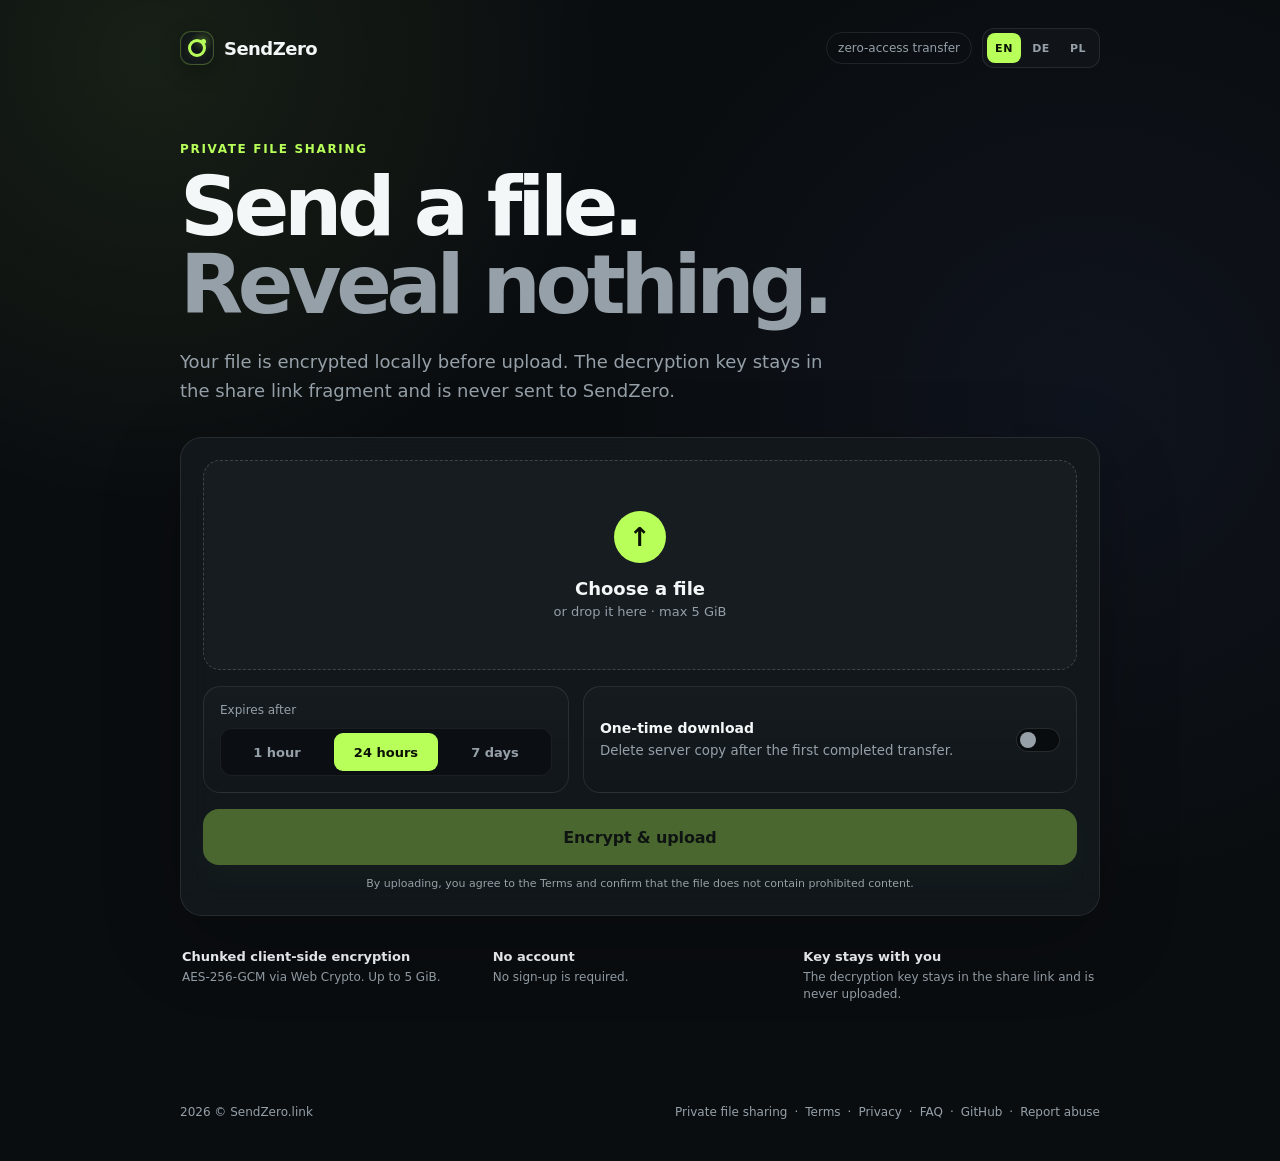
<file: index.html>
<!doctype html>
<html lang="en">
<head>
  <meta charset="utf-8">
  <meta name="viewport" content="width=device-width,initial-scale=1">
  <meta name="color-scheme" content="dark">
  <link rel="icon" href="favicon.svg" type="image/svg+xml">
  <title>SendZero — private file sharing</title>
  <meta name="description" content="Encrypt in your browser. Share a link. The server never receives the decryption key.">
  <link rel="stylesheet" href="assets/style.css">
</head>
<body data-page="home">
  <main class="shell">
    <header class="topbar">
      <a class="brand" href="./" data-i18n-aria="home_aria" aria-label="SendZero home">
        <span class="brandMark">0</span>
        <span>SendZero</span>
      </a>

      <div class="topActions">
        <span class="pill" data-i18n="pill_home">zero-access transfer</span>
        <div class="languageSwitcher" aria-label="Language">
          <button type="button" data-lang="en">EN</button>
          <button type="button" data-lang="de">DE</button>
          <button type="button" data-lang="pl">PL</button>
        </div>
      </div>
    </header>

    <section class="hero">
      <p class="eyebrow" data-i18n="eyebrow_home">PRIVATE FILE SHARING</p>
      <h1>
        <span class="heroPrimary" data-i18n="hero_line1">Send a file.</span><br>
        <span data-i18n="hero_line2">Reveal nothing.</span>
      </h1>
      <p class="lede" data-i18n="hero_text">
        Your file is encrypted locally before upload. The decryption key stays in the share link fragment and is never sent to SendZero.
      </p>
    </section>

    <section class="card" id="uploadCard">
      <label class="dropzone" id="dropzone" for="fileInput">
        <input id="fileInput" type="file" hidden>
        <span class="dropIcon">↑</span>
        <strong id="dropTitle" data-i18n="choose_file">Choose a file</strong>
        <span id="dropText" data-i18n="drop_file">or drop it here · max 5 GiB</span>
      </label>

      <div class="options">
        <div class="optionCard">
          <span class="optionLabel" data-i18n="expires_after">Expires after</span>
          <input id="ttl" type="hidden" value="86400">
          <div class="ttlPicker" role="group" aria-label="Expiry">
            <button type="button" data-ttl="3600" data-i18n="ttl_1h">1 hour</button>
            <button type="button" data-ttl="86400" data-i18n="ttl_24h" class="active">24 hours</button>
            <button type="button" data-ttl="604800" data-i18n="ttl_7d">7 days</button>
          </div>
        </div>

        <label class="switchRow optionCard">
          <span>
            <strong data-i18n="one_time">One-time download</strong>
            <small data-i18n="one_time_desc">Delete server copy after the first completed transfer.</small>
          </span>
          <input id="once" type="checkbox">
        </label>
      </div>

      <button class="primary" id="sendBtn" disabled data-i18n="encrypt_upload">Encrypt & upload</button>

      <p class="termsNotice">
        <a href="terms.html" data-i18n="upload_terms">By uploading, you agree to the Terms and confirm that the file does not contain prohibited content.</a>
      </p>

      <div class="progressWrap hidden" id="progressWrap">
        <div class="progress"><span id="progressBar"></span></div>
        <p id="status" data-i18n="preparing">Preparing…</p>
      </div>
    </section>

    <section class="result card hidden" id="resultCard">
      <p class="eyebrow" data-i18n="ready">READY</p>
      <h2 data-i18n="private_link">Your private link</h2>
      <p class="muted" data-i18n="private_link_desc">Anyone with the complete link can decrypt the file. The part after # is the key.</p>
      <div class="copyRow">
        <input id="shareUrl" readonly>
        <button id="copyBtn" data-i18n="copy">Copy</button>
      </div>
      <p class="resultMeta" id="resultMeta"></p>
      <button class="ghost" id="newBtn" data-i18n="send_another">Send another file</button>
      <button class="ghost dangerAction hidden" id="deleteBtn" data-i18n="delete_transfer">Delete transfer now</button>
      <p class="deleteHint hidden" id="deleteHint" data-i18n="delete_hint">This browser holds the private capability required to delete this transfer early.</p>
    </section>

    <section class="card recentCard hidden" id="recentCard">
      <p class="eyebrow" data-i18n="recent_eyebrow">LOCAL TO THIS BROWSER</p>
      <h2 data-i18n="recent_title">Recent transfers</h2>
      <p class="muted recentIntro" data-i18n="recent_desc">Delete capabilities are stored only in this browser until the transfer expires.</p>
      <div class="recentList" id="recentList"></div>
    </section>

    <section class="trust">
      <div>
        <strong data-i18n="trust_encrypt_title">Chunked client-side encryption</strong>
        <span data-i18n="trust_encrypt_desc">AES-256-GCM via Web Crypto. Up to 5 GiB.</span>
      </div>
      <div>
        <strong data-i18n="trust_account_title">No account</strong>
        <span data-i18n="trust_account_desc">No sign-up is required.</span>
      </div>
      <div>
        <strong data-i18n="trust_key_title">Key stays with you</strong>
        <span data-i18n="trust_key_desc">The decryption key stays in the share link and is never uploaded.</span>
      </div>
    </section>

    <footer>
      <span>2026 © <a href="https://sendzero.link/">SendZero.link</a></span>
      <span class="footerLinks">
        <span data-i18n="footer_private">Private file sharing</span>
        <span aria-hidden="true">·</span>
        <a href="terms.html" data-i18n="terms_link">Terms</a>
        <span aria-hidden="true">·</span>
        <a href="privacy.html" data-i18n="privacy_link">Privacy</a>
        <span aria-hidden="true">·</span>
        <a href="faq.html" data-i18n="faq_link">FAQ</a>
        <span aria-hidden="true">·</span>
        <a href="https://github.com/tomiiiiiiiiiiiiii/SendZero" target="_blank" rel="noopener noreferrer" data-i18n="github_link">GitHub</a>
        <span aria-hidden="true">·</span>
        <a href="#" data-abuse-mail data-i18n="report_abuse">Report abuse</a>
      </span>
    </footer>
  </main>

  <script src="assets/i18n.js?v=20260926b"></script>
  <script src="assets/app.js"></script>
</body>
</html>
</file>
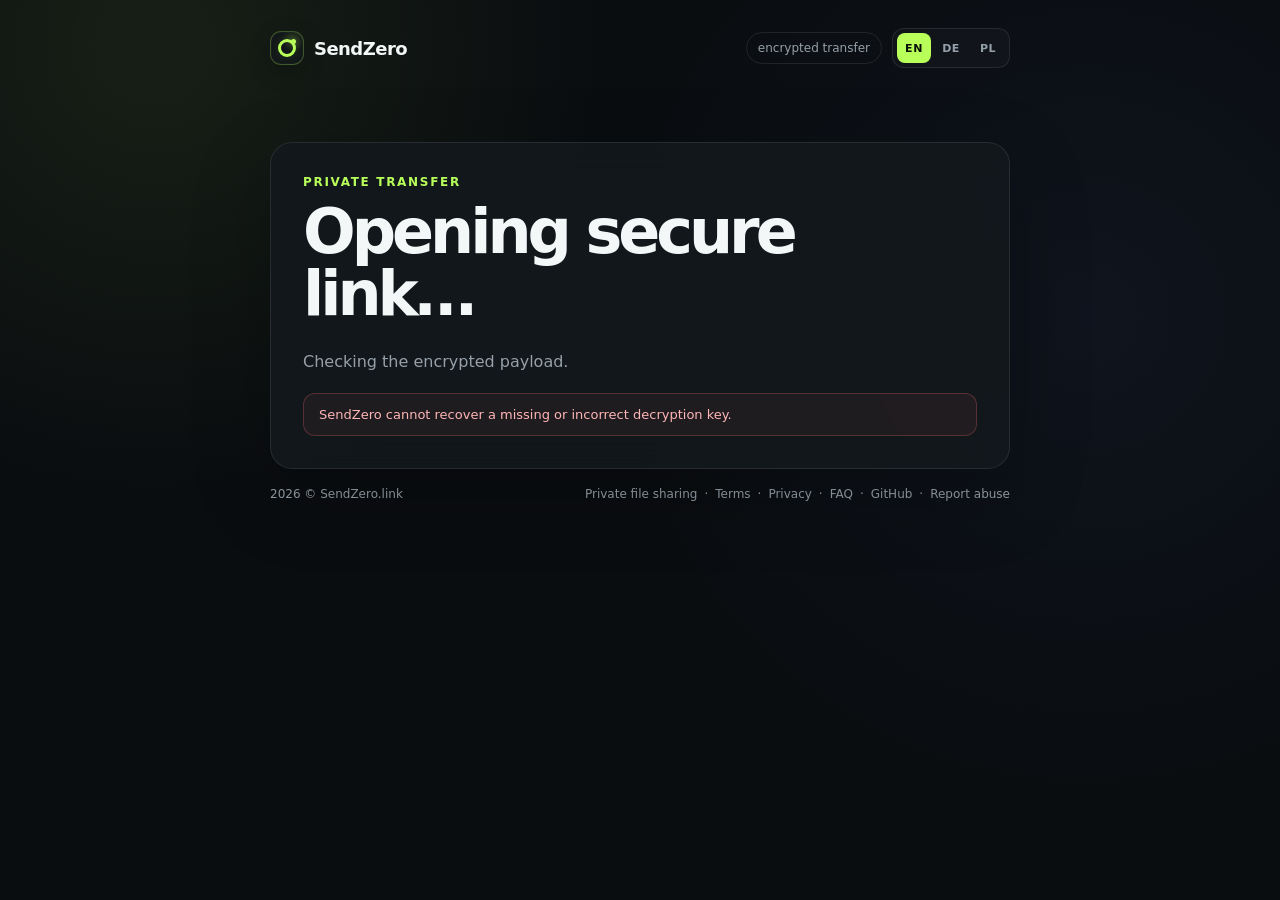
<file: download.html>
<!doctype html>
<html lang="en">
<head>
  <meta charset="utf-8">
  <meta name="viewport" content="width=device-width,initial-scale=1">
  <meta name="color-scheme" content="dark">
  <link rel="icon" href="favicon.svg" type="image/svg+xml">
  <title>Receive with SendZero</title>
  <meta name="description" content="Encrypt in your browser. Share a link. The server never receives the decryption key.">
  <link rel="stylesheet" href="assets/style.css">
</head>
<body data-page="download">
  <main class="shell receiveShell">
    <header class="topbar">
      <a class="brand" href="./" data-i18n-aria="home_aria" aria-label="SendZero home">
        <span class="brandMark">0</span>
        <span>SendZero</span>
      </a>

      <div class="topActions">
        <span class="pill" data-i18n="pill_download">encrypted transfer</span>
        <div class="languageSwitcher" aria-label="Language">
          <button type="button" data-lang="en">EN</button>
          <button type="button" data-lang="de">DE</button>
          <button type="button" data-lang="pl">PL</button>
        </div>
      </div>
    </header>

    <section class="card receiveCard">
      <p class="eyebrow" data-i18n="download_eyebrow">PRIVATE TRANSFER</p>
      <h1 id="title" data-i18n="opening_link">Opening secure link…</h1>
      <p class="lede small" id="description" data-i18n="checking_payload">Checking the encrypted payload.</p>

      <div class="filePanel hidden" id="filePanel">
        <div class="fileIcon">↓</div>
        <div>
          <strong id="fileName" data-i18n="encrypted_file">Encrypted file</strong>
          <span id="fileMeta"></span>
        </div>
      </div>

      <button class="primary hidden" id="downloadBtn" data-i18n="decrypt_save">Decrypt & save</button>

      <div class="progressWrap hidden" id="progressWrap">
        <div class="progress"><span id="progressBar"></span></div>
        <p id="status" data-i18n="downloading_data">Downloading encrypted data…</p>
      </div>

      <div class="notice hidden" id="notice"></div>
    </section>

    <footer>
      <span>2026 © <a href="https://sendzero.link/">SendZero.link</a></span>
      <span class="footerLinks">
        <span data-i18n="footer_private">Private file sharing</span>
        <span aria-hidden="true">·</span>
        <a href="terms.html" data-i18n="terms_link">Terms</a>
        <span aria-hidden="true">·</span>
        <a href="privacy.html" data-i18n="privacy_link">Privacy</a>
        <span aria-hidden="true">·</span>
        <a href="faq.html" data-i18n="faq_link">FAQ</a>
        <span aria-hidden="true">·</span>
        <a href="https://github.com/tomiiiiiiiiiiiiii/SendZero" target="_blank" rel="noopener noreferrer" data-i18n="github_link">GitHub</a>
        <span aria-hidden="true">·</span>
        <a href="#" data-abuse-mail data-i18n="report_abuse">Report abuse</a>
      </span>
    </footer>
  </main>

  <script src="assets/i18n.js?v=20260926b"></script>
  <script src="assets/download.js"></script>
</body>
</html>
</file>
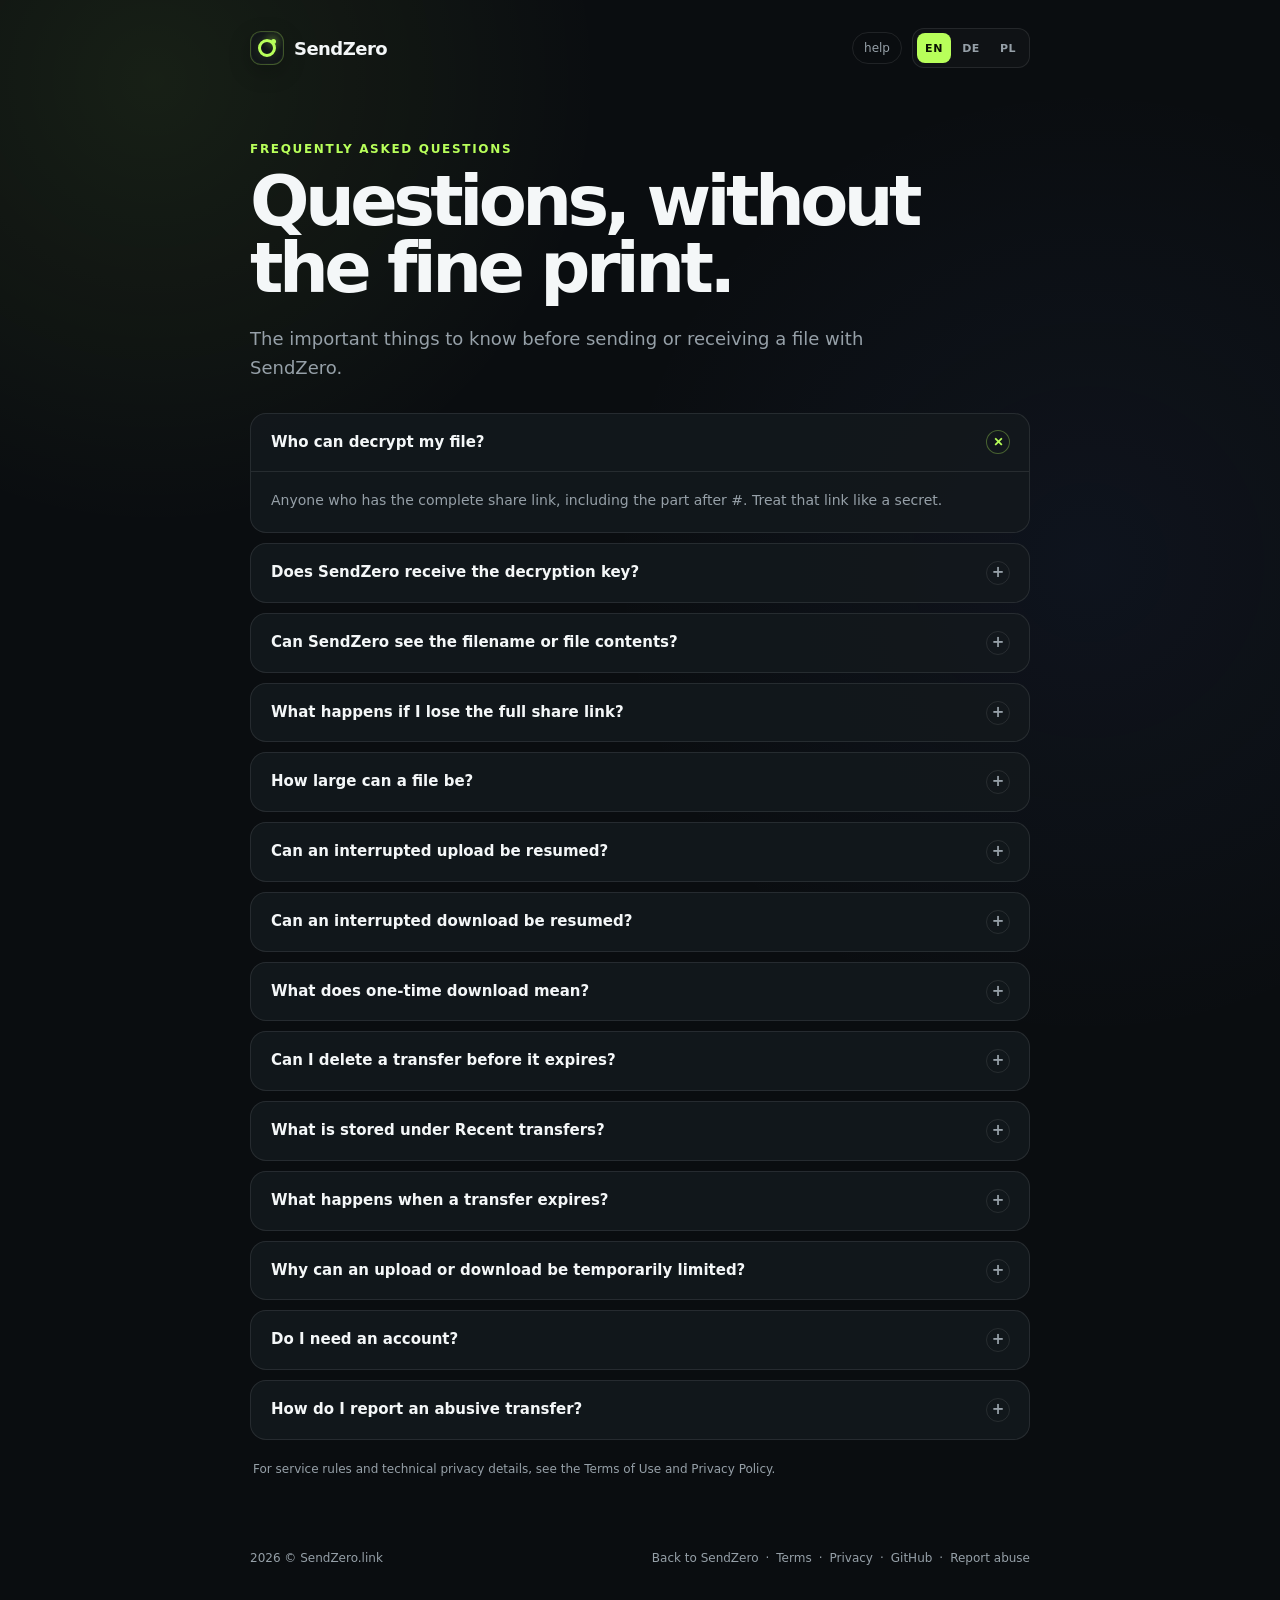
<file: faq.html>
<!doctype html>
<html lang="en">
<head>
  <meta charset="utf-8">
  <meta name="viewport" content="width=device-width,initial-scale=1">
  <meta name="color-scheme" content="dark">
  <link rel="icon" href="favicon.svg" type="image/svg+xml">
  <title>SendZero — FAQ</title>
  <meta name="description" content="Frequently asked questions about SendZero private file sharing.">
  <link rel="stylesheet" href="assets/style.css">
</head>
<body data-page="faq">
  <main class="shell legalShell">
    <header class="topbar">
      <a class="brand" href="./" data-i18n-aria="home_aria" aria-label="SendZero home">
        <span class="brandMark">0</span>
        <span>SendZero</span>
      </a>

      <div class="topActions">
        <span class="pill" data-i18n="faq_pill">help</span>
        <div class="languageSwitcher" aria-label="Language">
          <button type="button" data-lang="en">EN</button>
          <button type="button" data-lang="de">DE</button>
          <button type="button" data-lang="pl">PL</button>
        </div>
      </div>
    </header>

    <section class="legalHero">
      <p class="eyebrow" data-i18n="faq_eyebrow">FREQUENTLY ASKED QUESTIONS</p>
      <h1 data-i18n="faq_title">Questions, without the fine print.</h1>
      <p class="lede" data-i18n="faq_intro">
        The important things to know before sending or receiving a file with SendZero.
      </p>
    </section>

    <section class="faqList">
      <details open>
        <summary data-i18n="faq_q1">Who can decrypt my file?</summary>
        <p data-i18n="faq_a1">Anyone who has the complete share link, including the part after #. Treat that link like a secret.</p>
      </details>

      <details>
        <summary data-i18n="faq_q2">Does SendZero receive the decryption key?</summary>
        <p data-i18n="faq_a2">No during normal operation. The key is kept in the URL fragment after #, and browsers do not send that fragment to the server in HTTP requests.</p>
      </details>

      <details>
        <summary data-i18n="faq_q3">Can SendZero see the filename or file contents?</summary>
        <p data-i18n="faq_a3">The filename, MIME type, metadata and file chunks are encrypted in your browser before upload. The server still sees technical metadata such as transfer ID, sizes, timestamps, node and request information.</p>
      </details>

      <details>
        <summary data-i18n="faq_q4">What happens if I lose the full share link?</summary>
        <p data-i18n="faq_a4">SendZero cannot reconstruct the decryption key for you. Without the complete link, the encrypted file cannot normally be decrypted.</p>
      </details>

      <details>
        <summary data-i18n="faq_q5">How large can a file be?</summary>
        <p data-i18n="faq_a5">The current limit is 5 GiB per file. Files are split into 8 MiB chunks so the browser does not need to keep the entire file in memory.</p>
      </details>

      <details>
        <summary data-i18n="faq_q6">Can an interrupted upload be resumed?</summary>
        <p data-i18n="faq_a6">Yes. Select the same local file again in the same browser. SendZero can reuse the local upload state and send only missing encrypted chunks while that upload session is still valid.</p>
      </details>

      <details>
        <summary data-i18n="faq_q7">Can an interrupted download be resumed?</summary>
        <p data-i18n="faq_a7">Yes in supported Chromium-based browsers using the File System Access API. Other browsers may use streaming or Blob fallbacks that do not support resume after a browser restart.</p>
      </details>

      <details>
        <summary data-i18n="faq_q8">What does one-time download mean?</summary>
        <p data-i18n="faq_a8">After the first successfully completed download, the encrypted server copy is deleted. An interrupted authenticated download can still resume instead of consuming the transfer immediately.</p>
      </details>

      <details>
        <summary data-i18n="faq_q9">Can I delete a transfer before it expires?</summary>
        <p data-i18n="faq_a9">Yes. The sender receives a separate private delete capability. Use Delete transfer now or the Recent transfers panel in the same browser.</p>
      </details>

      <details>
        <summary data-i18n="faq_q10">What is stored under Recent transfers?</summary>
        <p data-i18n="faq_a10">Only local sender-side information needed to revoke recent transfers, including the transfer and node IDs plus the delete capability. This list stays in that browser and disappears when browser storage is cleared or entries expire.</p>
      </details>

      <details>
        <summary data-i18n="faq_q11">What happens when a transfer expires?</summary>
        <p data-i18n="faq_a11">Its encrypted server copy is removed by cleanup and the share link stops working. SendZero is a temporary transfer service, not a backup service.</p>
      </details>

      <details>
        <summary data-i18n="faq_q12">Why can an upload or download be temporarily limited?</summary>
        <p data-i18n="faq_a12">SendZero applies abuse, concurrency, disk-capacity and download-traffic limits so one anonymous user or link cannot exhaust the service for everyone else.</p>
      </details>

      <details>
        <summary data-i18n="faq_q13">Do I need an account?</summary>
        <p data-i18n="faq_a13">No. Sending and receiving files does not require registration or a SendZero account.</p>
      </details>

      <details>
        <summary data-i18n="faq_q14">How do I report an abusive transfer?</summary>
        <p data-i18n="faq_a14">Use the Report abuse link below with the SendZero transfer URL and a clear description. Do not include the decryption key unless it is necessary for the report.</p>
      </details>
    </section>

    <p class="legalNote" data-i18n="faq_note">
      For service rules and technical privacy details, see the Terms of Use and Privacy Policy.
    </p>

    <footer>
      <span>2026 © <a href="https://sendzero.link/">SendZero.link</a></span>
      <span class="footerLinks">
        <a href="./" data-i18n="back_home">Back to SendZero</a>
        <span aria-hidden="true">·</span>
        <a href="terms.html" data-i18n="terms_link">Terms</a>
        <span aria-hidden="true">·</span>
        <a href="privacy.html" data-i18n="privacy_link">Privacy</a>
        <span aria-hidden="true">·</span>
        <a href="https://github.com/tomiiiiiiiiiiiiii/SendZero" target="_blank" rel="noopener noreferrer" data-i18n="github_link">GitHub</a>
        <span aria-hidden="true">·</span>
        <a href="#" data-abuse-mail data-i18n="report_abuse">Report abuse</a>
      </span>
    </footer>
  </main>

  <script src="assets/i18n.js?v=20260926b"></script>
</body>
</html>
</file>
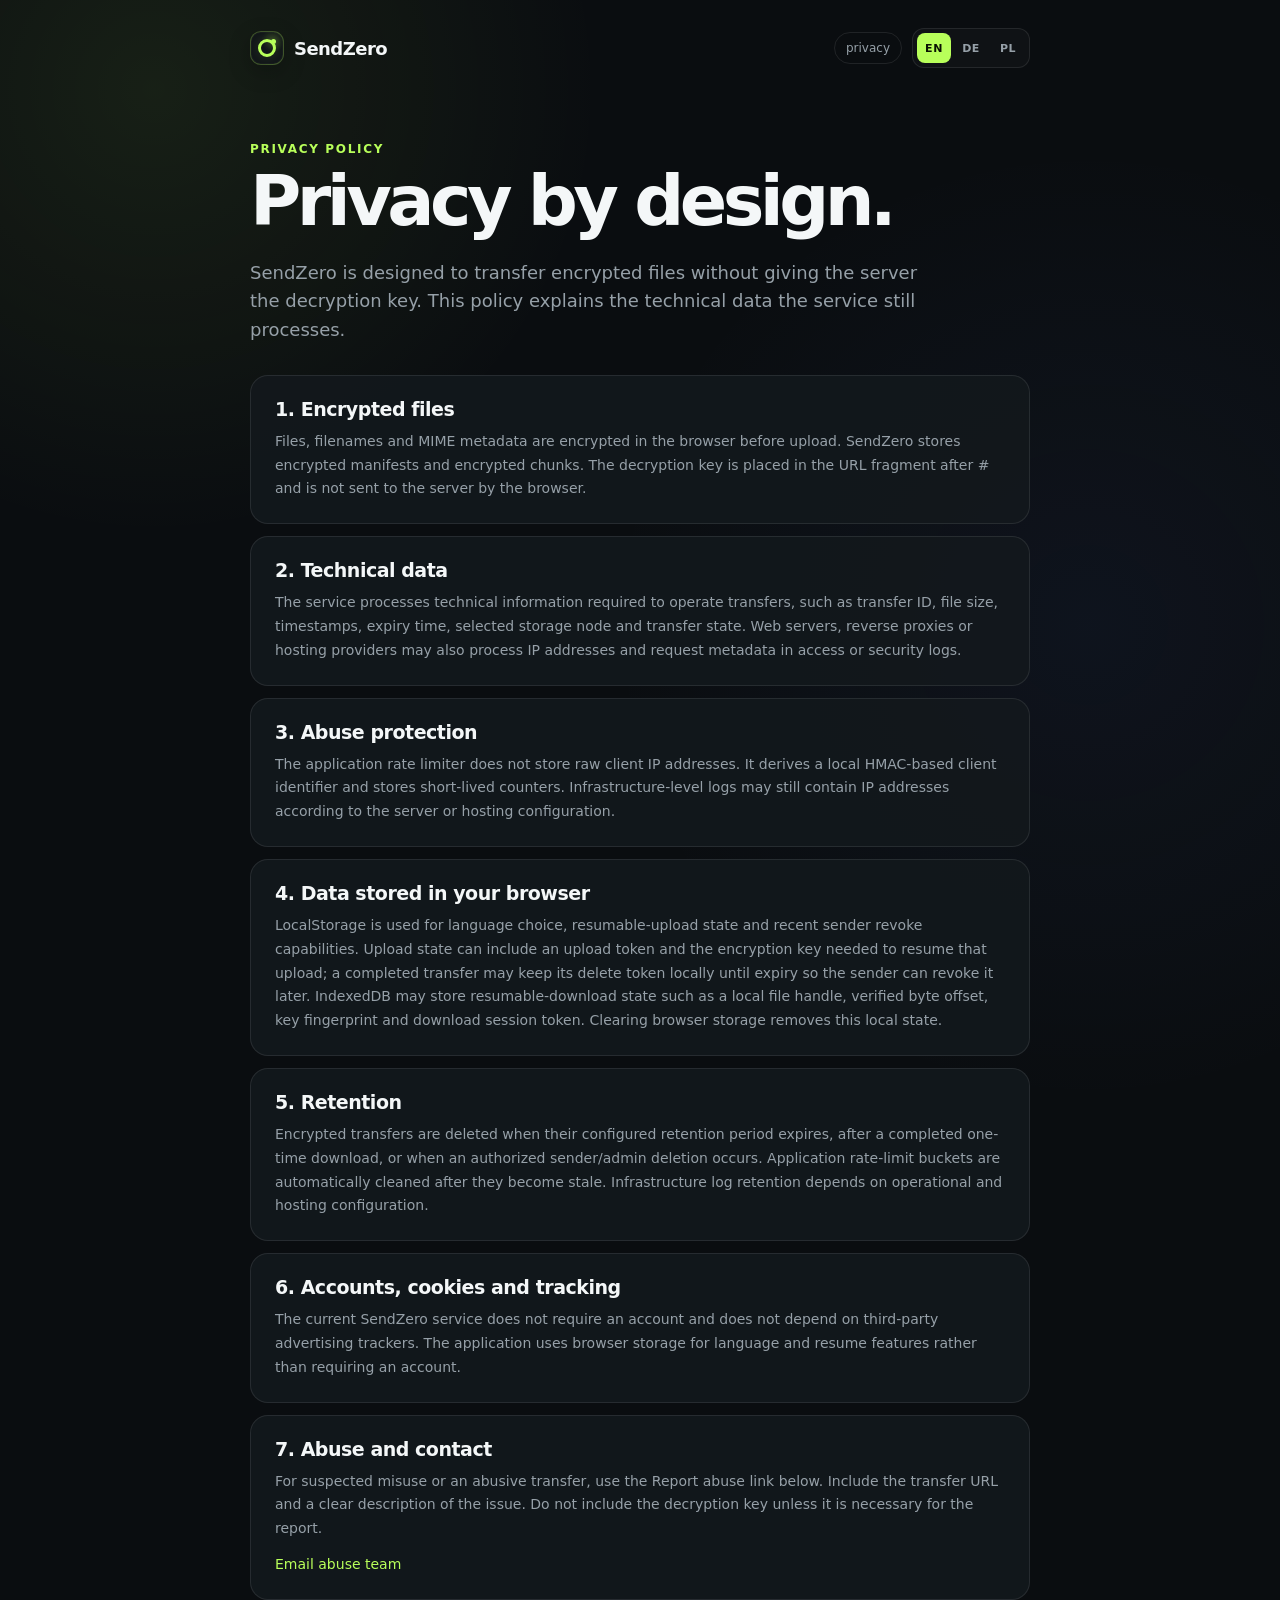
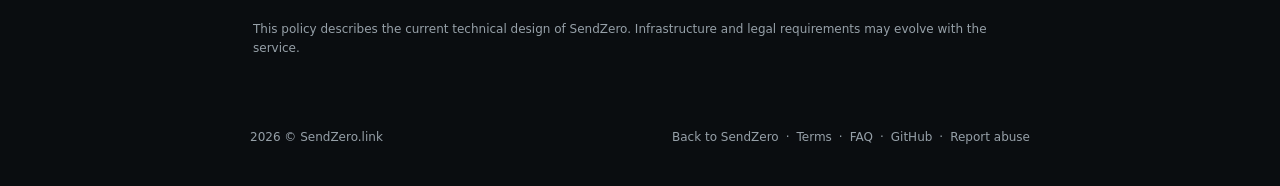
<file: privacy.html>
<!doctype html>
<html lang="en">
<head>
  <meta charset="utf-8">
  <meta name="viewport" content="width=device-width,initial-scale=1">
  <meta name="color-scheme" content="dark">
  <link rel="icon" href="favicon.svg" type="image/svg+xml">
  <title>SendZero — Privacy Policy</title>
  <meta name="description" content="SendZero Privacy Policy.">
  <link rel="stylesheet" href="assets/style.css">
</head>
<body data-page="privacy">
  <main class="shell legalShell">
    <header class="topbar">
      <a class="brand" href="./" data-i18n-aria="home_aria" aria-label="SendZero home">
        <span class="brandMark">0</span>
        <span>SendZero</span>
      </a>

      <div class="topActions">
        <span class="pill" data-i18n="privacy_pill">privacy</span>
        <div class="languageSwitcher" aria-label="Language">
          <button type="button" data-lang="en">EN</button>
          <button type="button" data-lang="de">DE</button>
          <button type="button" data-lang="pl">PL</button>
        </div>
      </div>
    </header>

    <section class="legalHero">
      <p class="eyebrow" data-i18n="privacy_eyebrow">PRIVACY POLICY</p>
      <h1 data-i18n="privacy_title">Privacy by design.</h1>
      <p class="lede" data-i18n="privacy_intro">
        SendZero is designed to transfer encrypted files without giving the server the decryption key. This policy explains the technical data the service still processes.
      </p>
    </section>

    <section class="legalCard">
      <h2 data-i18n="privacy_1_title">1. Encrypted files</h2>
      <p data-i18n="privacy_1_text"></p>
    </section>

    <section class="legalCard">
      <h2 data-i18n="privacy_2_title">2. Technical data</h2>
      <p data-i18n="privacy_2_text"></p>
    </section>

    <section class="legalCard">
      <h2 data-i18n="privacy_3_title">3. Abuse protection</h2>
      <p data-i18n="privacy_3_text"></p>
    </section>

    <section class="legalCard">
      <h2 data-i18n="privacy_4_title">4. Data stored in your browser</h2>
      <p data-i18n="privacy_4_text"></p>
    </section>

    <section class="legalCard">
      <h2 data-i18n="privacy_5_title">5. Retention</h2>
      <p data-i18n="privacy_5_text"></p>
    </section>

    <section class="legalCard">
      <h2 data-i18n="privacy_6_title">6. Accounts, cookies and tracking</h2>
      <p data-i18n="privacy_6_text"></p>
    </section>

    <section class="legalCard">
      <h2 data-i18n="privacy_7_title">7. Abuse and contact</h2>
      <p data-i18n="privacy_7_text"></p>
      <p class="abuseContact"><a href="#" data-abuse-mail data-i18n="abuse_email_link">Email abuse team</a></p>
    </section>

    <p class="legalNote" data-i18n="privacy_note">
      This policy describes the current technical design of SendZero. Infrastructure and legal requirements may evolve with the service.
    </p>

    <footer>
      <span>2026 © <a href="https://sendzero.link/">SendZero.link</a></span>
      <span class="footerLinks">
        <a href="./" data-i18n="back_home">Back to SendZero</a>
        <span aria-hidden="true">·</span>
        <a href="terms.html" data-i18n="terms_link">Terms</a>
        <span aria-hidden="true">·</span>
        <a href="faq.html" data-i18n="faq_link">FAQ</a>
        <span aria-hidden="true">·</span>
        <a href="https://github.com/tomiiiiiiiiiiiiii/SendZero" target="_blank" rel="noopener noreferrer" data-i18n="github_link">GitHub</a>
        <span aria-hidden="true">·</span>
        <a href="#" data-abuse-mail data-i18n="report_abuse">Report abuse</a>
      </span>
    </footer>
  </main>

  <script src="assets/i18n.js?v=20260926b"></script>
</body>
</html>
</file>
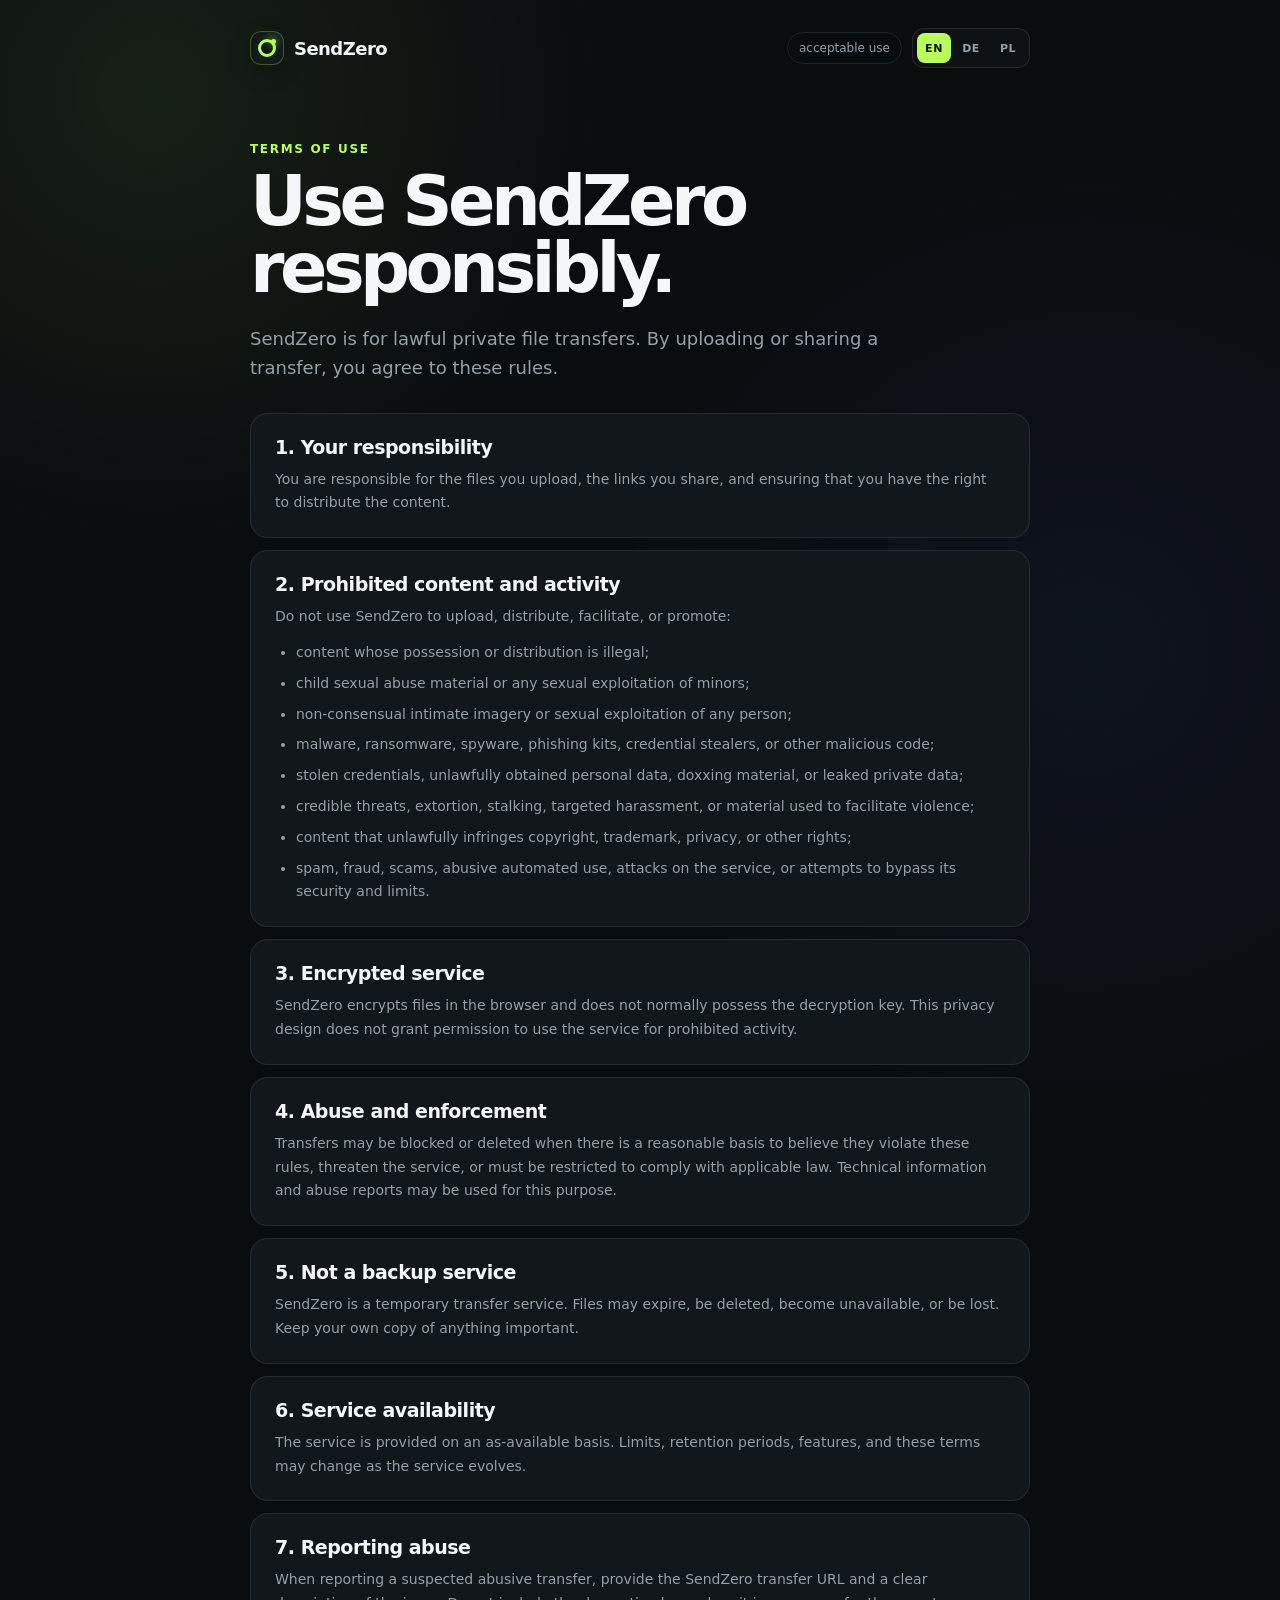
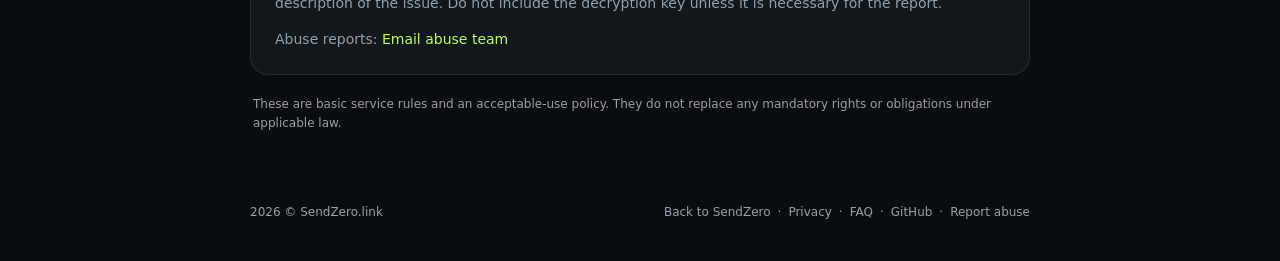
<file: terms.html>
<!doctype html>
<html lang="en">
<head>
  <meta charset="utf-8">
  <meta name="viewport" content="width=device-width,initial-scale=1">
  <meta name="color-scheme" content="dark">
  <link rel="icon" href="favicon.svg" type="image/svg+xml">
  <title>SendZero — Terms of Use</title>
  <meta name="description" content="SendZero Terms of Use and Acceptable Use Policy.">
  <link rel="stylesheet" href="assets/style.css">
</head>
<body data-page="terms">
  <main class="shell legalShell">
    <header class="topbar">
      <a class="brand" href="./" data-i18n-aria="home_aria" aria-label="SendZero home">
        <span class="brandMark">0</span>
        <span>SendZero</span>
      </a>

      <div class="topActions">
        <span class="pill" data-i18n="terms_pill">acceptable use</span>
        <div class="languageSwitcher" aria-label="Language">
          <button type="button" data-lang="en">EN</button>
          <button type="button" data-lang="de">DE</button>
          <button type="button" data-lang="pl">PL</button>
        </div>
      </div>
    </header>

    <section class="legalHero">
      <p class="eyebrow" data-i18n="terms_eyebrow">TERMS OF USE</p>
      <h1 data-i18n="terms_title">Use SendZero responsibly.</h1>
      <p class="lede" data-i18n="terms_intro">
        SendZero is for lawful private file transfers. By uploading or sharing a transfer, you agree to these rules.
      </p>
    </section>

    <section class="legalCard">
      <h2 data-i18n="terms_1_title">1. Your responsibility</h2>
      <p data-i18n="terms_1_text">
        You are responsible for the files you upload, the links you share, and ensuring that you have the right to distribute the content.
      </p>
    </section>

    <section class="legalCard">
      <h2 data-i18n="terms_2_title">2. Prohibited content and activity</h2>
      <p data-i18n="terms_2_intro">Do not use SendZero to upload, distribute, facilitate, or promote:</p>
      <ul>
        <li data-i18n="terms_prohibited_illegal">content whose possession or distribution is illegal;</li>
        <li data-i18n="terms_prohibited_csam">child sexual abuse material or any sexual exploitation of minors;</li>
        <li data-i18n="terms_prohibited_ncii">non-consensual intimate imagery or sexual exploitation of any person;</li>
        <li data-i18n="terms_prohibited_malware">malware, ransomware, spyware, phishing kits, credential stealers, or other malicious code;</li>
        <li data-i18n="terms_prohibited_stolen">stolen credentials, unlawfully obtained personal data, doxxing material, or leaked private data;</li>
        <li data-i18n="terms_prohibited_threats">credible threats, extortion, stalking, targeted harassment, or material used to facilitate violence;</li>
        <li data-i18n="terms_prohibited_ip">content that unlawfully infringes copyright, trademark, privacy, or other rights;</li>
        <li data-i18n="terms_prohibited_abuse">spam, fraud, scams, abusive automated use, attacks on the service, or attempts to bypass its security and limits.</li>
      </ul>
    </section>

    <section class="legalCard">
      <h2 data-i18n="terms_3_title">3. Encrypted service</h2>
      <p data-i18n="terms_3_text">
        SendZero encrypts files in the browser and does not normally possess the decryption key. This privacy design does not grant permission to use the service for prohibited activity.
      </p>
    </section>

    <section class="legalCard">
      <h2 data-i18n="terms_4_title">4. Abuse and enforcement</h2>
      <p data-i18n="terms_4_text">
        Transfers may be blocked or deleted when there is a reasonable basis to believe they violate these rules, threaten the service, or must be restricted to comply with applicable law. Technical information and abuse reports may be used for this purpose.
      </p>
    </section>

    <section class="legalCard">
      <h2 data-i18n="terms_5_title">5. Not a backup service</h2>
      <p data-i18n="terms_5_text">
        SendZero is a temporary transfer service. Files may expire, be deleted, become unavailable, or be lost. Keep your own copy of anything important.
      </p>
    </section>

    <section class="legalCard">
      <h2 data-i18n="terms_6_title">6. Service availability</h2>
      <p data-i18n="terms_6_text">
        The service is provided on an as-available basis. Limits, retention periods, features, and these terms may change as the service evolves.
      </p>
    </section>

    <section class="legalCard">
      <h2 data-i18n="terms_7_title">7. Reporting abuse</h2>
      <p data-i18n="terms_7_text">
        When reporting a suspected abusive transfer, provide the SendZero transfer URL and a clear description of the issue. Do not include the decryption key unless it is necessary for the report.
      </p>
      <p class="abuseContact">
        <span data-i18n="abuse_contact">Abuse reports:</span>
        <a href="#" data-abuse-mail data-i18n="abuse_email_link">Email abuse team</a>
      </p>
    </section>

    <p class="legalNote" data-i18n="terms_note">
      These are basic service rules and an acceptable-use policy. They do not replace any mandatory rights or obligations under applicable law.
    </p>

    <footer>
      <span>2026 © <a href="https://sendzero.link/">SendZero.link</a></span>
      <span class="footerLinks">
        <a href="./" data-i18n="back_home">Back to SendZero</a>
        <span aria-hidden="true">·</span>
        <a href="privacy.html" data-i18n="privacy_link">Privacy</a>
        <span aria-hidden="true">·</span>
        <a href="faq.html" data-i18n="faq_link">FAQ</a>
        <span aria-hidden="true">·</span>
        <a href="https://github.com/tomiiiiiiiiiiiiii/SendZero" target="_blank" rel="noopener noreferrer" data-i18n="github_link">GitHub</a>
        <span aria-hidden="true">·</span>
        <a href="#" data-abuse-mail data-i18n="report_abuse">Report abuse</a>
      </span>
    </footer>
  </main>

  <script src="assets/i18n.js?v=20260926b"></script>
</body>
</html>
</file>
<file: assets/style.css>
:root {
  --bg: #0a0d10;
  --panel: rgba(19, 24, 29, 0.92);
  --panel2: #11161b;
  --line: rgba(255,255,255,.09);
  --text: #f4f7f8;
  --muted: #96a0a8;
  --accent: #b8ff5a;
  --accentText: #0a1103;
  --danger: #ff7272;
  --radius: 22px;
}

* { box-sizing: border-box; }

html, body {
  margin: 0;
  min-height: 100%;
  background:
    radial-gradient(circle at 12% 5%, rgba(184,255,90,.08), transparent 28rem),
    radial-gradient(circle at 85% 35%, rgba(89,130,246,.06), transparent 30rem),
    var(--bg);
  color: var(--text);
  font-family: Inter, ui-sans-serif, system-ui, -apple-system, BlinkMacSystemFont, "Segoe UI", sans-serif;
}

body { min-height: 100vh; }

button, input { font: inherit; }

.shell {
  width: min(920px, calc(100% - 32px));
  margin: 0 auto;
  padding: 28px 0 42px;
}

.topbar {
  display: flex;
  justify-content: space-between;
  align-items: center;
  gap: 18px;
  margin-bottom: 74px;
}

.topActions {
  display: flex;
  align-items: center;
  gap: 10px;
}

.languageSwitcher {
  display: inline-flex;
  align-items: center;
  gap: 3px;
  padding: 4px;
  border: 1px solid var(--line);
  border-radius: 12px;
  background: rgba(255,255,255,.025);
}

.languageSwitcher button {
  min-width: 34px;
  height: 30px;
  padding: 0 8px;
  border: 0;
  border-radius: 8px;
  background: transparent;
  color: var(--muted);
  cursor: pointer;
  font-size: 11px;
  font-weight: 800;
  letter-spacing: .05em;
  transition: background .18s ease, color .18s ease;
}

.languageSwitcher button:hover {
  color: var(--text);
  background: rgba(255,255,255,.055);
}

.languageSwitcher button.active {
  color: var(--accentText);
  background: var(--accent);
}

.brand {
  display: inline-flex;
  align-items: center;
  gap: 10px;
  color: var(--text);
  text-decoration: none;
  font-size: 18px;
  font-weight: 800;
  letter-spacing: -.03em;
}

.brandMark {
  position: relative;
  display: block;
  width: 34px;
  height: 34px;
  overflow: hidden;
  border: 1px solid rgba(184,255,90,.28);
  border-radius: 11px;
  background:
    radial-gradient(circle at 68% 28%, rgba(184,255,90,.16), transparent 36%),
    #101418;
  box-shadow:
    inset 0 0 0 1px rgba(255,255,255,.025),
    0 7px 22px rgba(0,0,0,.24);
  color: transparent;
  font-size: 0;
}

.brandMark::before {
  content: '';
  position: absolute;
  inset: 7px;
  border: 3px solid var(--accent);
  border-radius: 50%;
  box-shadow: 0 0 14px rgba(184,255,90,.16);
}

.brandMark::after {
  content: '';
  position: absolute;
  top: 7px;
  right: 7px;
  width: 5px;
  height: 5px;
  border-radius: 50%;
  background: var(--accent);
  box-shadow: 0 0 8px rgba(184,255,90,.42);
}

.pill {
  border: 1px solid var(--line);
  border-radius: 999px;
  padding: 8px 11px;
  color: var(--muted);
  font-size: 12px;
}

.hero { margin-bottom: 32px; }

.eyebrow {
  color: var(--accent);
  font-size: 12px;
  font-weight: 800;
  letter-spacing: .14em;
  margin: 0 0 12px;
}

h1 {
  margin: 0;
  font-size: clamp(46px, 9vw, 82px);
  line-height: .95;
  letter-spacing: -.065em;
}

h1 span { color: var(--muted); }
h1 .heroPrimary { color: var(--text); }

h2 {
  margin: 0 0 8px;
  font-size: 28px;
  letter-spacing: -.04em;
}

.lede {
  max-width: 670px;
  margin: 24px 0 0;
  color: var(--muted);
  font-size: 18px;
  line-height: 1.6;
}

.lede.small { font-size: 16px; }

.card {
  padding: 22px;
  border: 1px solid var(--line);
  border-radius: var(--radius);
  background: var(--panel);
  backdrop-filter: blur(16px);
  box-shadow: 0 25px 80px rgba(0,0,0,.24);
}

.dropzone {
  min-height: 210px;
  display: flex;
  flex-direction: column;
  align-items: center;
  justify-content: center;
  text-align: center;
  border: 1px dashed rgba(255,255,255,.18);
  border-radius: 17px;
  background: rgba(255,255,255,.025);
  cursor: pointer;
  transition: .2s ease;
}

.dropzone:hover, .dropzone.drag {
  border-color: rgba(184,255,90,.7);
  background: rgba(184,255,90,.055);
}

.dropIcon {
  display: grid;
  place-items: center;
  width: 52px;
  height: 52px;
  margin-bottom: 15px;
  border-radius: 50%;
  background: var(--accent);
  color: var(--accentText);
  font-size: 26px;
  font-weight: 800;
}

.dropzone strong { font-size: 18px; }
.dropzone > span:last-child { margin-top: 5px; color: var(--muted); font-size: 13px; }

.options {
  display: grid;
  grid-template-columns: 1fr 1.35fr;
  gap: 14px;
  margin: 16px 0;
}

.optionCard {
  min-height: 92px;
  padding: 16px;
  border: 1px solid var(--line);
  border-radius: 17px;
  background:
    linear-gradient(180deg, rgba(255,255,255,.018), rgba(255,255,255,0)),
    var(--panel2);
}

.optionLabel {
  display: block;
  margin-bottom: 11px;
  color: var(--muted);
  font-size: 12px;
}

.ttlPicker {
  display: grid;
  grid-template-columns: repeat(3, 1fr);
  gap: 5px;
  padding: 4px;
  border: 1px solid rgba(255,255,255,.065);
  border-radius: 12px;
  background: #0b0f13;
}

.ttlPicker button {
  min-height: 38px;
  padding: 0 8px;
  border: 0;
  border-radius: 9px;
  background: transparent;
  color: var(--muted);
  cursor: pointer;
  font-size: 13px;
  font-weight: 750;
  white-space: nowrap;
  transition: background .18s ease, color .18s ease, transform .18s ease;
}

.ttlPicker button:hover {
  color: var(--text);
  background: rgba(255,255,255,.055);
}

.ttlPicker button.active {
  color: var(--accentText);
  background: var(--accent);
}

.ttlPicker button:active {
  transform: scale(.98);
}

.switchRow {
  display: flex !important;
  align-items: center;
  justify-content: space-between;
  gap: 18px;
  cursor: pointer;
}

.switchRow > span { margin: 0 !important; }
.switchRow strong { display: block; color: var(--text); font-size: 14px; }
.switchRow small { display: block; margin-top: 5px; color: var(--muted); line-height: 1.45; }

.switchRow input {
  position: relative;
  flex: 0 0 auto;
  width: 44px;
  height: 24px;
  margin: 0;
  appearance: none;
  -webkit-appearance: none;
  border: 1px solid rgba(255,255,255,.12);
  border-radius: 999px;
  background: #090c0f;
  cursor: pointer;
  transition: background .2s ease, border-color .2s ease;
}

.switchRow input::after {
  content: '';
  position: absolute;
  top: 3px;
  left: 3px;
  width: 16px;
  height: 16px;
  border-radius: 50%;
  background: var(--muted);
  transition: transform .2s ease, background .2s ease;
}

.switchRow input:checked {
  border-color: rgba(184,255,90,.55);
  background: rgba(184,255,90,.16);
}

.switchRow input:checked::after {
  transform: translateX(20px);
  background: var(--accent);
}

.primary, .ghost, .copyRow button {
  border: 0;
  border-radius: 14px;
  cursor: pointer;
  font-weight: 800;
}

.primary {
  width: 100%;
  min-height: 56px;
  padding: 0 20px;
  background: var(--accent);
  color: var(--accentText);
  font-size: 16px;
  letter-spacing: -.01em;
  border-radius: 16px;
  box-shadow: 0 12px 32px rgba(184,255,90,.08);
  transition: transform .18s ease, filter .18s ease;
}

.primary:not(:disabled):hover {
  filter: brightness(1.04);
  transform: translateY(-1px);
}

.primary:not(:disabled):active {
  transform: translateY(0);
}

.primary:disabled { opacity: .35; cursor: not-allowed; }

.ghost {
  margin-top: 14px;
  padding: 11px 0;
  background: transparent;
  color: var(--muted);
}

.progressWrap { margin-top: 16px; }

.progress {
  overflow: hidden;
  height: 7px;
  border-radius: 999px;
  background: rgba(255,255,255,.07);
}

.progress span {
  display: block;
  width: 0;
  height: 100%;
  border-radius: inherit;
  background: var(--accent);
  transition: width .2s ease;
}

.progressWrap p {
  margin: 8px 2px 0;
  color: var(--muted);
  font-size: 12px;
}

.result { margin-top: 24px; }
.result .muted { color: var(--muted); line-height: 1.5; }
.result code { color: var(--accent); }

.copyRow {
  display: flex;
  gap: 8px;
  margin-top: 16px;
}

.copyRow input {
  min-width: 0;
  flex: 1;
  height: 48px;
  padding: 0 13px;
  border: 1px solid var(--line);
  border-radius: 12px;
  outline: 0;
  background: #090c0f;
  color: var(--text);
}

.copyRow button {
  padding: 0 18px;
  background: #252c32;
  color: var(--text);
}

.resultMeta { color: var(--muted); font-size: 12px; }

.trust {
  display: grid;
  grid-template-columns: repeat(3, 1fr);
  gap: 12px;
  margin: 18px 0 70px;
}

.trust > div {
  padding: 15px 2px;
}

.trust strong, .trust span { display: block; }
.trust strong { font-size: 13px; }
.trust span { margin-top: 5px; color: var(--muted); font-size: 12px; line-height: 1.4; }

footer {
  display: flex;
  justify-content: space-between;
  gap: 12px;
  padding-top: 18px;
  color: var(--muted);
  font-size: 12px;
}

.receiveShell { max-width: 740px; }
.receiveCard { padding: 32px; }
.receiveCard h1 {
  font-size: clamp(38px, 8vw, 62px);
  line-height: 1;
}

.filePanel {
  display: flex;
  align-items: center;
  gap: 14px;
  margin: 26px 0 16px;
  padding: 15px;
  border: 1px solid var(--line);
  border-radius: 15px;
  background: var(--panel2);
}

.fileIcon {
  display: grid;
  place-items: center;
  width: 44px;
  height: 44px;
  border-radius: 12px;
  background: rgba(184,255,90,.12);
  color: var(--accent);
  font-size: 20px;
  font-weight: 900;
}

.filePanel strong, .filePanel span { display: block; }
.filePanel span { margin-top: 4px; color: var(--muted); font-size: 12px; }

.notice {
  margin-top: 18px;
  padding: 13px 15px;
  border: 1px solid rgba(255,114,114,.25);
  border-radius: 12px;
  color: #ffb6b6;
  background: rgba(255,114,114,.06);
  font-size: 13px;
}

.hidden { display: none !important; }

@media (max-width: 680px) {
  .shell { width: min(100% - 22px, 920px); padding-top: 18px; }
  .topbar { margin-bottom: 52px; }
  .pill { display: none; }
  .topActions { margin-left: auto; }
  .languageSwitcher button { min-width: 32px; padding: 0 6px; }
  .options, .trust { grid-template-columns: 1fr; }
  .trust { margin-bottom: 44px; }
  .card, .receiveCard { padding: 14px; }
  .dropzone { min-height: 180px; }
  .copyRow { flex-direction: column; }
  .copyRow button { height: 46px; }
  footer { flex-direction: column; }
  .footerLinks { flex-wrap: wrap; }
  .legalCard { padding: 17px; }
  .legalNote { margin-bottom: 38px; }
}


.termsNotice {
  margin: 11px 2px 0;
  text-align: center;
  font-size: 11px;
  line-height: 1.5;
}

.termsNotice a {
  color: var(--muted);
  text-decoration: none;
}

.termsNotice a:hover {
  color: var(--text);
  text-decoration: underline;
}

.footerLinks {
  display: inline-flex;
  align-items: center;
  gap: 7px;
}

footer a {
  color: var(--muted);
  text-decoration: none;
}

footer a:hover {
  color: var(--text);
  text-decoration: underline;
}

.legalShell {
  max-width: 780px;
}

.legalHero {
  margin-bottom: 30px;
}

.legalHero h1 {
  max-width: 720px;
  font-size: clamp(42px, 8vw, 70px);
}

.legalCard {
  margin-bottom: 12px;
  padding: 22px 24px;
  border: 1px solid var(--line);
  border-radius: 18px;
  background: var(--panel);
}

.legalCard h2 {
  margin-bottom: 10px;
  font-size: 19px;
  letter-spacing: -.025em;
}

.legalCard p,
.legalCard li {
  color: var(--muted);
  font-size: 14px;
  line-height: 1.7;
}

.legalCard p {
  margin: 0;
}

.legalCard ul {
  margin: 12px 0 0;
  padding-left: 21px;
}

.legalCard li + li {
  margin-top: 7px;
}

.legalNote {
  margin: 20px 3px 54px;
  color: var(--muted);
  font-size: 12px;
  line-height: 1.6;
}


.abuseContact {
  margin-top: 12px !important;
}

.abuseContact a,
.legalCard a {
  color: var(--accent);
  text-decoration: none;
}

.abuseContact a:hover,
.legalCard a:hover {
  text-decoration: underline;
}


.dangerAction {
  color: #ff9b9b;
}

.dangerAction:hover {
  color: #ffd0d0;
}

.deleteHint {
  margin: 2px 0 0;
  color: var(--muted);
  font-size: 11px;
  line-height: 1.5;
  text-align: center;
}


.recentCard {
  margin-top: 18px;
}

.recentIntro {
  margin: 0 0 16px;
  color: var(--muted);
  line-height: 1.5;
  font-size: 13px;
}

.recentList {
  display: grid;
  gap: 8px;
}

.recentItem {
  display: flex;
  align-items: center;
  gap: 14px;
  justify-content: space-between;
  padding: 13px 14px;
  border: 1px solid var(--line);
  border-radius: 14px;
  background: var(--panel2);
}

.recentInfo {
  min-width: 0;
  display: flex;
  flex-direction: column;
}

.recentInfo strong {
  overflow: hidden;
  color: var(--text);
  font-size: 13px;
  text-overflow: ellipsis;
  white-space: nowrap;
}

.recentInfo span {
  margin-top: 4px;
  color: var(--muted);
  font-size: 11px;
  line-height: 1.4;
}

.recentDelete {
  flex: 0 0 auto;
  padding: 8px 11px;
  border: 1px solid rgba(255,114,114,.22);
  border-radius: 10px;
  background: rgba(255,114,114,.05);
  color: #ffabab;
  cursor: pointer;
  font-size: 12px;
  font-weight: 800;
}

.recentDelete:hover {
  border-color: rgba(255,114,114,.4);
  background: rgba(255,114,114,.09);
}

.recentDelete:disabled {
  opacity: .45;
  cursor: wait;
}

@media (max-width: 560px) {
  .recentItem {
    align-items: stretch;
    flex-direction: column;
  }

  .recentDelete {
    width: 100%;
  }
}


.faqList {
  display: grid;
  gap: 10px;
}

.faqList details {
  overflow: hidden;
  border: 1px solid var(--line);
  border-radius: 16px;
  background: var(--panel);
}

.faqList summary {
  position: relative;
  padding: 18px 52px 18px 20px;
  color: var(--text);
  cursor: pointer;
  font-size: 15px;
  font-weight: 800;
  line-height: 1.45;
  list-style: none;
}

.faqList summary::-webkit-details-marker {
  display: none;
}

.faqList summary::after {
  content: '+';
  position: absolute;
  top: 50%;
  right: 19px;
  width: 22px;
  height: 22px;
  display: grid;
  place-items: center;
  transform: translateY(-50%);
  border: 1px solid var(--line);
  border-radius: 50%;
  color: var(--muted);
  font-size: 15px;
  font-weight: 700;
  transition: transform .18s ease, color .18s ease, border-color .18s ease;
}

.faqList details[open] summary::after {
  transform: translateY(-50%) rotate(45deg);
  border-color: rgba(184,255,90,.32);
  color: var(--accent);
}

.faqList summary:hover {
  background: rgba(255,255,255,.018);
}

.faqList details[open] summary {
  border-bottom: 1px solid var(--line);
}

.faqList details p {
  margin: 0;
  padding: 17px 20px 19px;
  color: var(--muted);
  font-size: 14px;
  line-height: 1.7;
}

@media (max-width: 560px) {
  .faqList summary {
    padding: 16px 48px 16px 16px;
  }

  .faqList details p {
    padding: 15px 16px 17px;
  }
}
</file>
